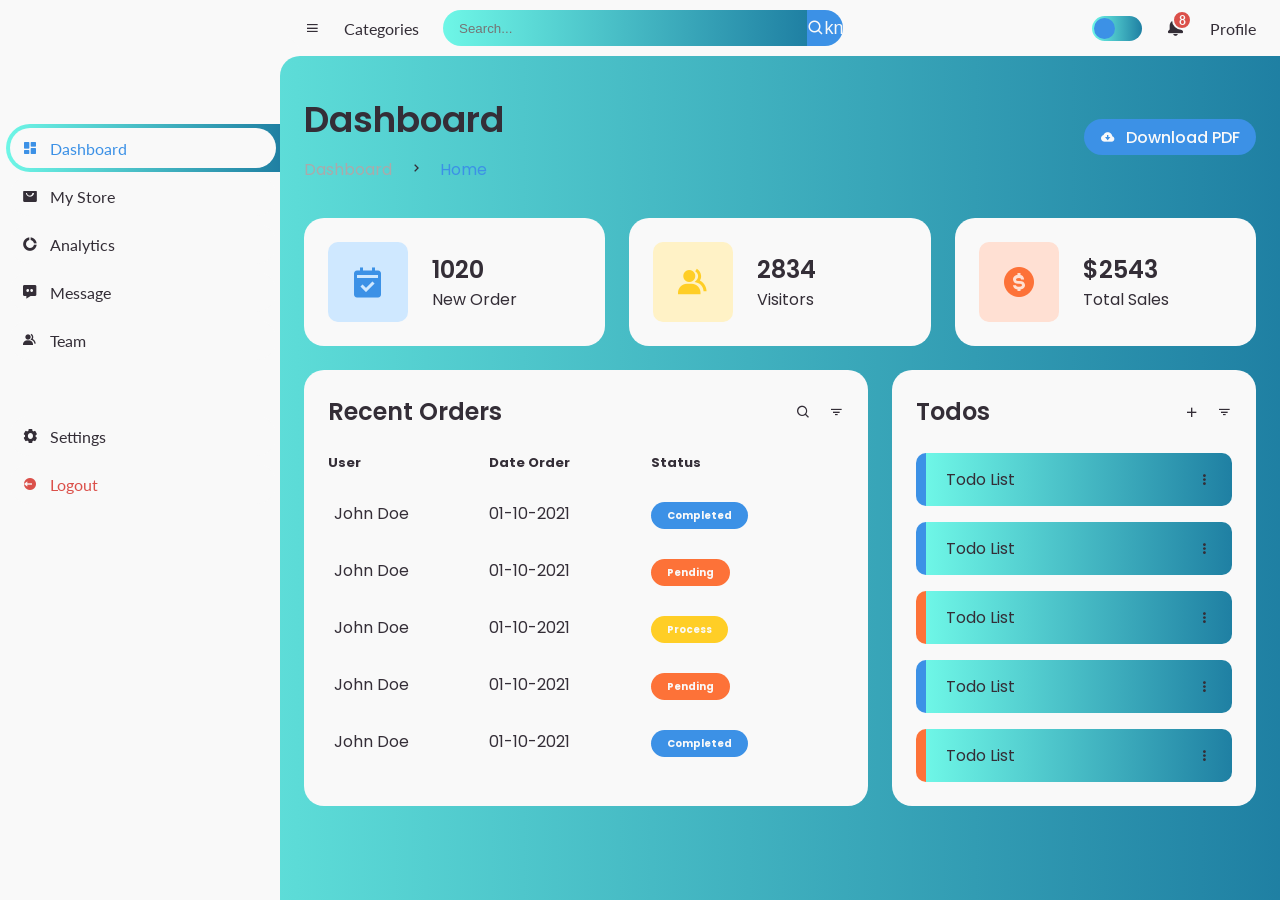
<file: Dashboard/index.html>
<!DOCTYPE html>
<html lang="en">
<head>
	<meta charset="UTF-8">
	<meta name="viewport" content="width=device-width, initial-scale=1.0">

	<!-- Boxicons -->
	<link href='https://unpkg.com/boxicons@2.0.9/css/boxicons.min.css' rel='stylesheet'>
	<!-- My CSS -->
	<link rel="stylesheet" href="style.css">

	<title>AdminHub</title>
</head>
<body>
<div class = "container">

	<!-- SIDEBAR -->
	<section id="sidebar">
		<a href="#" class="brand">
			<span class="text"></span>
		</a>
		<ul class="side-menu top">
			<li class="active">
				<a href="#">
					<i class='bx bxs-dashboard' ></i>
					<span class="text">Dashboard</span>
				</a>
			</li>
			<li>
				<a href="#">
					<i class='bx bxs-shopping-bag-alt' ></i>
					<span class="text">My Store</span>
				</a>
			</li>
			<li>
				<a href="#">
					<i class='bx bxs-doughnut-chart' ></i>
					<span class="text">Analytics</span>
				</a>
			</li>
			<li>
				<a href="#">
					<i class='bx bxs-message-dots' ></i>
					<span class="text">Message</span>
				</a>
			</li>
			<li>
				<a href="#">
					<i class='bx bxs-group' ></i>
					<span class="text">Team</span>
				</a>
			</li>
		</ul>
		<ul class="side-menu">
			<li>
				<a href="#">
					<i class='bx bxs-cog' ></i>
					<span class="text">Settings</span>
				</a>
			</li>
			<li>
				<a href="#" class="logout">
					<i class='bx bxs-log-out-circle' ></i>
					<span class="text">Logout</span>
				</a>
			</li>
		</ul>
	</section>
	<!-- SIDEBAR -->



	<!-- CONTENT -->
	<section id="content">
		<!-- NAVBAR -->
		<nav>
			<i class='bx bx-menu' ></i>
			<a href="#" class="nav-link">Categories</a>
			<form action="#">
				<div class="form-input">
					<input type="search" placeholder="Search...">
					<button type="submit" class="search-btn"><i class='bx bx-search' ></i>kn</button>
				</div>
			</form>
			<input type="checkbox" id="switch-mode" hidden>
			<label for="switch-mode" class="switch-mode"></label>
			<a href="#" class="notification">
				<i class='bx bxs-bell' ></i>
				<span class="num">8</span>
			</a>
			<a href="#" class="profile">Profile	
			</a>
		</nav>
		<!-- NAVBAR -->

		<!-- MAIN -->
		<main>
			<div class="head-title">
				<div class="left">
					<h1>Dashboard</h1>
					<ul class="breadcrumb">
						<li>
							<a href="#">Dashboard</a>
						</li>
						<li><i class='bx bx-chevron-right' ></i></li>
						<li>
							<a class="active" href="#">Home</a>
						</li>
					</ul>
				</div>
				<a href="#" class="btn-download">
					<i class='bx bxs-cloud-download' ></i>
					<span class="text">Download PDF</span>
				</a>
			</div>

			<ul class="box-info">
				<li>
					<i class='bx bxs-calendar-check' ></i>
					<span class="text">
						<h3>1020</h3>
						<p>New Order</p>
					</span>
				</li>
				<li>
					<i class='bx bxs-group' ></i>
					<span class="text">
						<h3>2834</h3>
						<p>Visitors</p>
					</span>
				</li>
				<li>
					<i class='bx bxs-dollar-circle' ></i>
					<span class="text">
						<h3>$2543</h3>
						<p>Total Sales</p>
					</span>
				</li>
			</ul>


			<div class="table-data">
				<div class="order">
					<div class="head">
						<h3>Recent Orders</h3>
						<i class='bx bx-search' ></i>
						<i class='bx bx-filter' ></i>
					</div>
					<table>
						<thead>
							<tr>
								<th>User</th>
								<th>Date Order</th>
								<th>Status</th>
							</tr>
						</thead>
						<tbody>
							<tr>
								<td>
								
									<p>John Doe</p>
								</td>
								<td>01-10-2021</td>
								<td><span class="status completed">Completed</span></td>
							</tr>
							<tr>
								<td>
									
									<p>John Doe</p>
								</td>
								<td>01-10-2021</td>
								<td><span class="status pending">Pending</span></td>
							</tr>
							<tr>
								<td>
									
									<p>John Doe</p>
								</td>
								<td>01-10-2021</td>
								<td><span class="status process">Process</span></td>
							</tr>
							<tr>
								<td>
									
									<p>John Doe</p>
								</td>
								<td>01-10-2021</td>
								<td><span class="status pending">Pending</span></td>
							</tr>
							<tr>
								<td>
									
									<p>John Doe</p>
								</td>
								<td>01-10-2021</td>
								<td><span class="status completed">Completed</span></td>
							</tr>
						</tbody>
					</table>
				</div>
				<div class="todo">
					<div class="head">
						<h3>Todos</h3>
						<i class='bx bx-plus' ></i>
						<i class='bx bx-filter' ></i>
					</div>
					<ul class="todo-list">
						<li class="completed">
							<p>Todo List</p>
							<i class='bx bx-dots-vertical-rounded' ></i>
						</li>
						<li class="completed">
							<p>Todo List</p>
							<i class='bx bx-dots-vertical-rounded' ></i>
						</li>
						<li class="not-completed">
							<p>Todo List</p>
							<i class='bx bx-dots-vertical-rounded' ></i>
						</li>
						<li class="completed">
							<p>Todo List</p>
							<i class='bx bx-dots-vertical-rounded' ></i>
						</li>
						<li class="not-completed">
							<p>Todo List</p>
							<i class='bx bx-dots-vertical-rounded' ></i>
						</li>
					</ul>
				</div>
			</div>
		</main>
		<!-- MAIN -->
	</section>
	<!-- CONTENT -->
	
</div>
	<script src="script.js"></script>
</body>
</html>
</file>
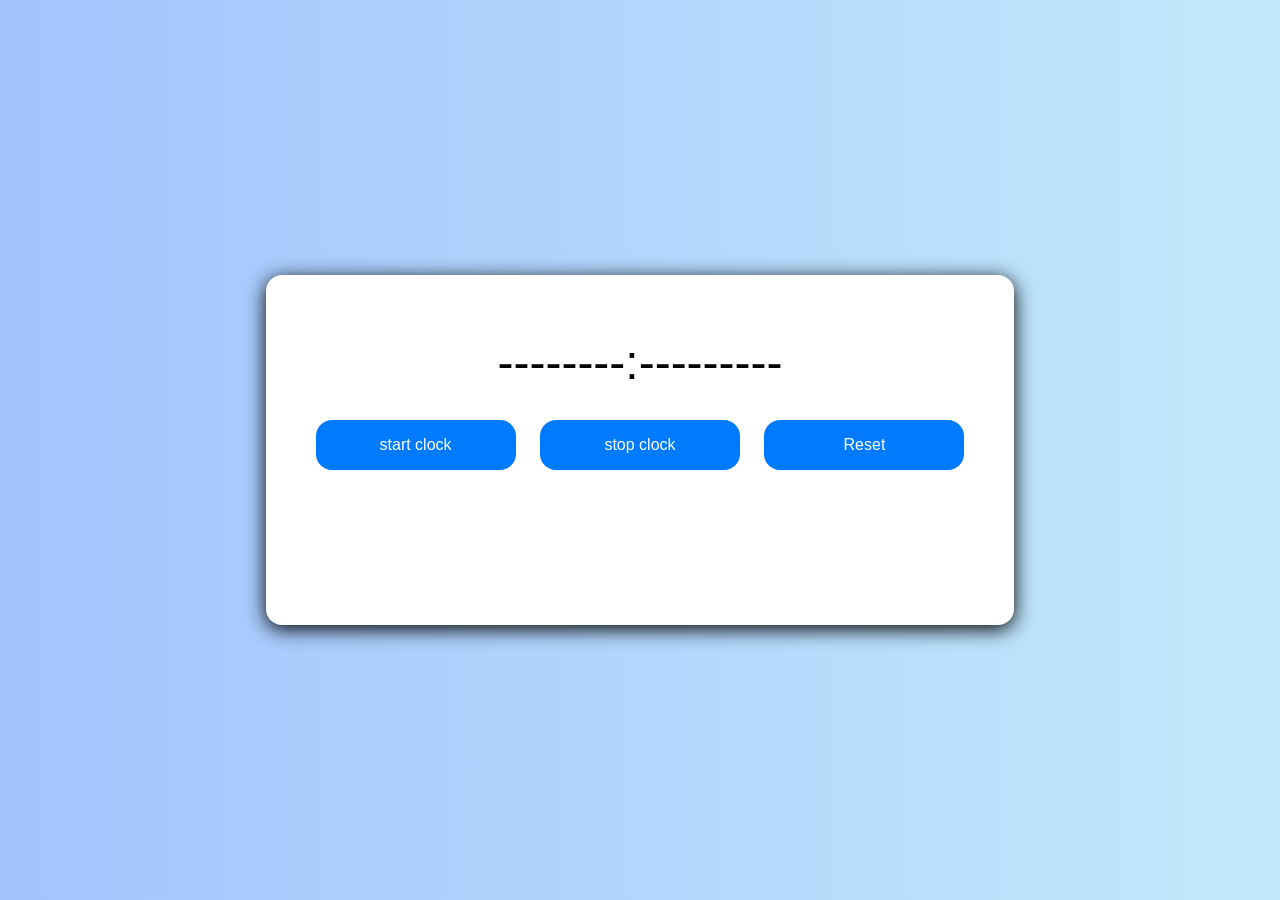
<file: dynamicClock.html>
<html> 
<head> 
<title>Digital Clock</title>
<style>
 body{
 background:linear-gradient(to right,#a1c4fd,#c2e9fb);
font-family:'Segoe UI', sans-serif;
align-items : center;
justify-content:center;
display:flex;
height:100vh;
margin:0;
}
.container{
   background-color:white;
   padding:40px;
   border-radius:1rem; 
   box-shadow: 0 4px 20px rgba(0,0,0.1);
   height:30vh;
  text-align:center;   

}
#clock{
font-size:3rem;
margin:20px 0;

}
.btn{
width:200px;
height:50px;
border:none;
margin:10px;
border-radius:1rem;
background-color:#007bff;
color:white ;
font-size:1rem;
cursor:pointer;

}
.btn:active{
background-color:#0056b3;
}

</style>
</head>
<body>
<div class="container">
<div id ="clock">--------:---------</div>
<input type="submit" class="btn"  onclick="startClock()" value="start clock" />
<input type="submit" class="btn" onclick= "stopClock()" value="stop clock" />
<button type="reset" class="btn"onclick="Reset()" >Reset</button>
</div>
</body>
<script>
 var timer;
let startClock=()=>{
if (!timer){
updateTime();
timer=setInterval(updateTime, 1000);
}
}
let updateTime=()=>{
var now = new Date();
document.getElementById("clock").innerHTML=now.toLocaleTimeString();
}
let Reset = ()=>{
document.getElementById("clock").disabled=false;
}
let stopClock=()=>{
clearInterval(timer);
timer=null;
}
</script>

<html>
</file>
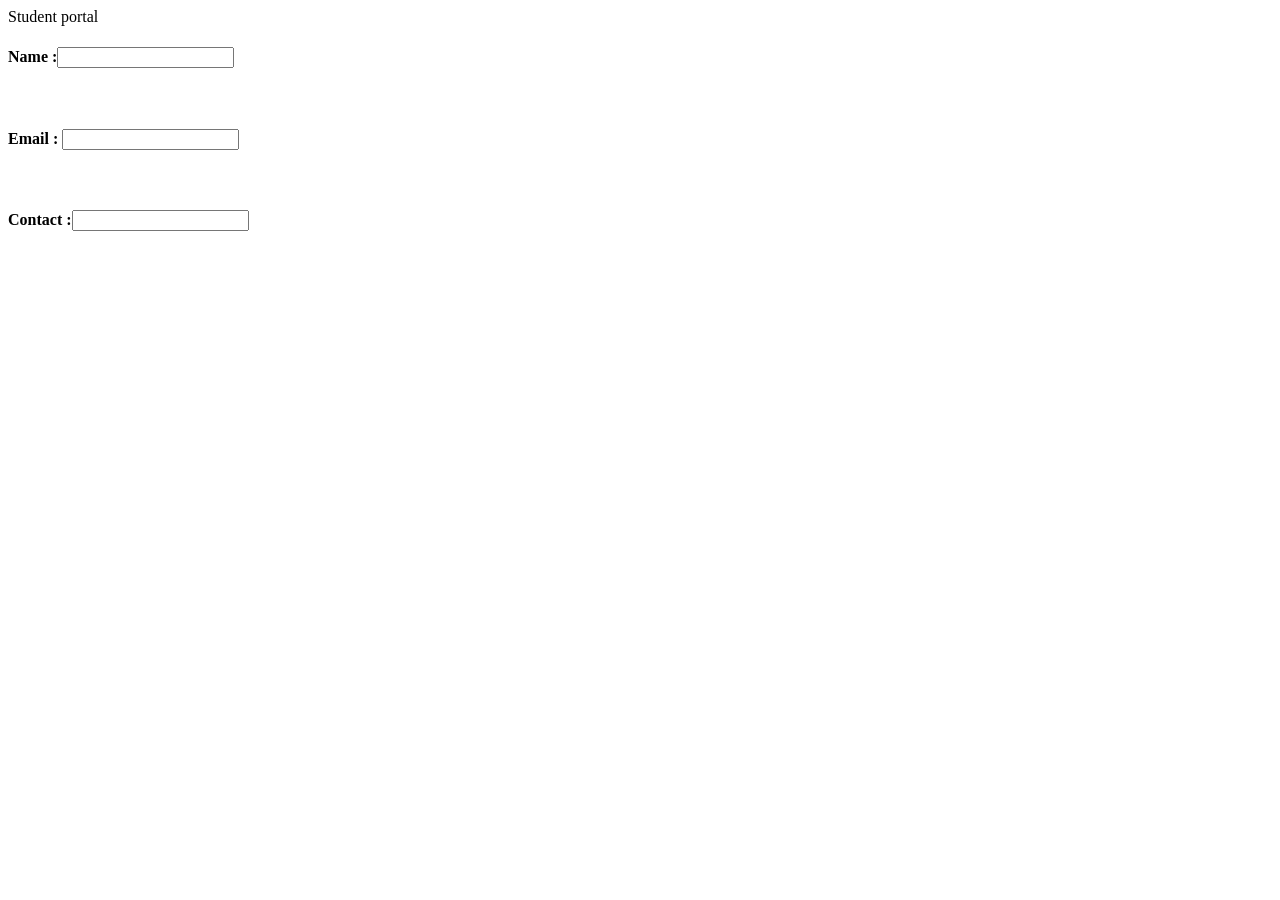
<file: student_login/Employee.html>
<html>
    <head>
        <tytle>Student portal</tytle>
<script type ="text/javascript">
                  email validation;
           </script>
    </head>
    <body><form></form>
        <h4>Name :<input type ="text"/></h4><br>
         <h4>Email : <input type ="text"/></h4><br>
          <h4>Contact :<input type ="text"/></h4> <br>
    </form>
    </body>
</html>
</file>
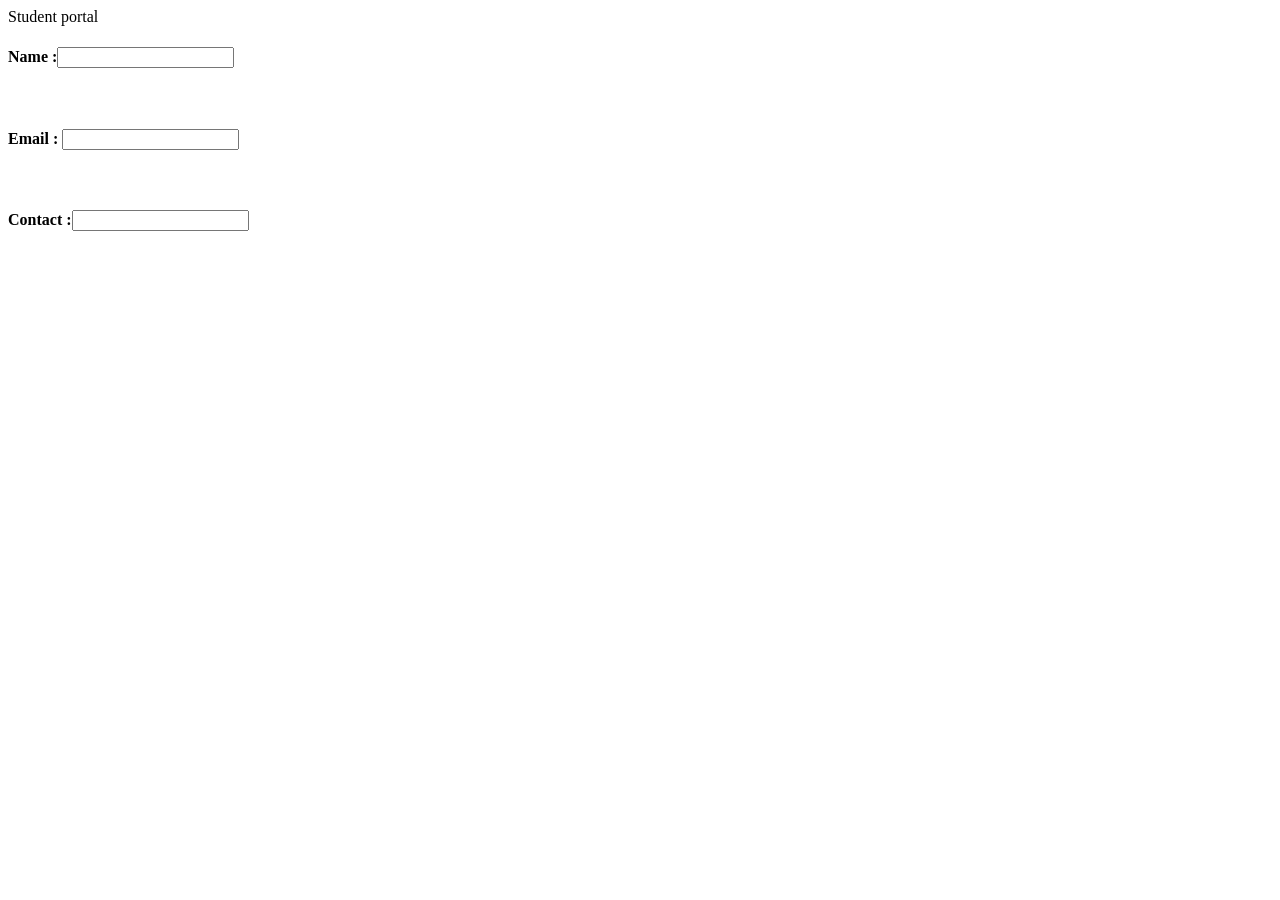
<file: student_login/Student.html>
<html>
    <head>
        <tytle>Student portal</tytle>
        <script type ="text/javascript">
                  email validation;
           </script>
    </head>
    <body><form></form>
        <h4>Name :<input type ="text"/></h4><br>
         <h4>Email : <input type ="text"/></h4><br>
          <h4>Contact :<input type ="text"/></h4> <br>
    </form>
    </body>
</html>
</file>
<file: Dashboard/style.css>
@import url('https://fonts.googleapis.com/css2?family=Lato:wght@400;700&family=Poppins:wght@400;500;600;700&display=swap');

* {
	margin: 0;
	padding: 0;
	box-sizing: border-box;
}

a {
	text-decoration: none;
}

li {
	list-style: none;
}

:root {
	--poppins: 'Poppins', sans-serif;
	--lato: 'Lato', sans-serif;

	--light: #F9F9F9;
	--blue: #3C91E6;
	--light-blue: #CFE8FF;
	--grey:linear-gradient(90deg, hsla(173, 89%, 70%, 1) 0%, hsla(196, 68%, 38%, 1) 100%);
;
	--dark-grey: #AAAAAA;
	--dark: #342E37;
	--red: #DB504A;
	--yellow: #FFCE26;
	--light-yellow: #FFF2C6;
	--orange: #FD7238;
	--light-orange: #FFE0D3;
}

html {
	overflow-x: hidden;
}

body.dark {
	--light: #0C0C1E;
	--grey: #060714;
	--dark: #FBFBFB;
}

body {
	background: var(--grey);
	overflow-x: hidden;
}





/* SIDEBAR */
#sidebar {
	position: fixed;
	top: 0;
	left: 0;
	width: 280px;
	height: 100%;
	background: var(--light);
	z-index: 2000;
	font-family: var(--lato);
	transition: .3s ease;
	overflow-x: hidden;
	scrollbar-width: none;
}
#sidebar::--webkit-scrollbar {
	display: none;
}
#sidebar.hide {
	width: 60px;
}
#sidebar .brand {
	font-size: 24px;
	font-weight: 700;
	height: 56px;
	display: flex;
	align-items: center;
	color: var(--blue);
	position: sticky;
	top: 0;
	left: 0;
	background: var(--light);
	z-index: 500;
	padding-bottom: 20px;
	box-sizing: content-box;
}
#sidebar .brand .bx {
	min-width: 60px;
	display: flex;
	justify-content: center;
}
#sidebar .side-menu {
	width: 100%;
	margin-top: 48px;
}
#sidebar .side-menu li {
	height: 48px;
	background: transparent;
	margin-left: 6px;
	border-radius: 48px 0 0 48px;
	padding: 4px;
}
#sidebar .side-menu li.active {
	background: var(--grey);
	position: relative;
}
#sidebar .side-menu li.active::before {
	content: '';
	position: absolute;
	width: 40px;
	height: 40px;
	border-radius: 50%;
	top: -40px;
	right: 0;
	box-shadow: 20px 20px 0 var(--grey);
	z-index: -1;
}
#sidebar .side-menu li.active::after {
	content: '';
	position: absolute;
	width: 40px;
	height: 40px;
	border-radius: 50%;
	bottom: -40px;
	right: 0;
	box-shadow: 20px -20px 0 var(--grey);
	z-index: -1;
}
#sidebar .side-menu li a {
	width: 100%;
	height: 100%;
	background: var(--light);
	display: flex;
	align-items: center;
	border-radius: 48px;
	font-size: 16px;
	color: var(--dark);
	white-space: nowrap;
	overflow-x: hidden;
}
#sidebar .side-menu.top li.active a {
	color: var(--blue);
}
#sidebar.hide .side-menu li a {
	width: calc(48px - (4px * 2));
	transition: width .3s ease;
}
#sidebar .side-menu li a.logout {
	color: var(--red);
}
#sidebar .side-menu.top li a:hover {
	color: var(--blue);
}
#sidebar .side-menu li a .bx {
	min-width: calc(60px  - ((4px + 6px) * 2));
	display: flex;
	justify-content: center;
}
/* SIDEBAR */





/* CONTENT */
#content {
	position: relative;
	width: calc(100% - 280px);
	left: 280px;
	transition: .3s ease;
}
#sidebar.hide ~ #content {
	width: calc(100% - 60px);
	left: 60px;
}




/* NAVBAR */
#content nav {
	height: 56px;
	background: var(--light);
	padding: 0 24px;
	display: flex;
	align-items: center;
	grid-gap: 24px;
	font-family: var(--lato);
	position: sticky;
	top: 0;
	left: 0;
	z-index: 1000;
}
#content nav::before {
	content: '';
	position: absolute;
	width: 40px;
	height: 40px;
	bottom: -40px;
	left: 0;
	border-radius: 50%;
	box-shadow: -20px -20px 0 var(--light);
}
#content nav a {
	color: var(--dark);
}
#content nav .bx.bx-menu {
	cursor: pointer;
	color: var(--dark);
}
#content nav .nav-link {
	font-size: 16px;
	transition: .3s ease;
}
#content nav .nav-link:hover {
	color: var(--blue);
}
#content nav form {
	max-width: 400px;
	width: 100%;
	margin-right: auto;
}
#content nav form .form-input {
	display: flex;
	align-items: center;
	height: 36px;
}
#content nav form .form-input input {
	flex-grow: 1;
	padding: 0 16px;
	height: 100%;
	border: none;
	background: var(--grey);
	border-radius: 36px 0 0 36px;
	outline: none;
	width: 100%;
	color: var(--dark);
}
#content nav form .form-input button {
	width: 36px;
	height: 100%;
	display: flex;
	justify-content: center;
	align-items: center;
	background: var(--blue);
	color: var(--light);
	font-size: 18px;
	border: none;
	outline: none;
	border-radius: 0 36px 36px 0;
	cursor: pointer;
}
#content nav .notification {
	font-size: 20px;
	position: relative;
}
#content nav .notification .num {
	position: absolute;
	top: -6px;
	right: -6px;
	width: 20px;
	height: 20px;
	border-radius: 50%;
	border: 2px solid var(--light);
	background: var(--red);
	color: var(--light);
	font-weight: 700;
	font-size: 12px;
	display: flex;
	justify-content: center;
	align-items: center;
}
#content nav .profile img {
	width: 36px;
	height: 36px;
	object-fit: cover;
	border-radius: 50%;
}
#content nav .switch-mode {
	display: block;
	min-width: 50px;
	height: 25px;
	border-radius: 25px;
	background: var(--grey);
	cursor: pointer;
	position: relative;
}
#content nav .switch-mode::before {
	content: '';
	position: absolute;
	top: 2px;
	left: 2px;
	bottom: 2px;
	width: calc(25px - 4px);
	background: var(--blue);
	border-radius: 50%;
	transition: all .3s ease;
}
#content nav #switch-mode:checked + .switch-mode::before {
	left: calc(100% - (25px - 4px) - 2px);
}
/* NAVBAR */





/* MAIN */
#content main {
	width: 100%;
	padding: 36px 24px;
	font-family: var(--poppins);
	max-height: calc(100vh - 56px);
	overflow-y: auto;
}
#content main .head-title {
	display: flex;
	align-items: center;
	justify-content: space-between;
	grid-gap: 16px;
	flex-wrap: wrap;
}
#content main .head-title .left h1 {
	font-size: 36px;
	font-weight: 600;
	margin-bottom: 10px;
	color: var(--dark);
}
#content main .head-title .left .breadcrumb {
	display: flex;
	align-items: center;
	grid-gap: 16px;
}
#content main .head-title .left .breadcrumb li {
	color: var(--dark);
}
#content main .head-title .left .breadcrumb li a {
	color: var(--dark-grey);
	pointer-events: none;
}
#content main .head-title .left .breadcrumb li a.active {
	color: var(--blue);
	pointer-events: unset;
}
#content main .head-title .btn-download {
	height: 36px;
	padding: 0 16px;
	border-radius: 36px;
	background: var(--blue);
	color: var(--light);
	display: flex;
	justify-content: center;
	align-items: center;
	grid-gap: 10px;
	font-weight: 500;
}




#content main .box-info {
	display: grid;
	grid-template-columns: repeat(auto-fit, minmax(240px, 1fr));
	grid-gap: 24px;
	margin-top: 36px;
}
#content main .box-info li {
	padding: 24px;
	background: var(--light);
	border-radius: 20px;
	display: flex;
	align-items: center;
	grid-gap: 24px;
}
#content main .box-info li .bx {
	width: 80px;
	height: 80px;
	border-radius: 10px;
	font-size: 36px;
	display: flex;
	justify-content: center;
	align-items: center;
}
#content main .box-info li:nth-child(1) .bx {
	background: var(--light-blue);
	color: var(--blue);
}
#content main .box-info li:nth-child(2) .bx {
	background: var(--light-yellow);
	color: var(--yellow);
}
#content main .box-info li:nth-child(3) .bx {
	background: var(--light-orange);
	color: var(--orange);
}
#content main .box-info li .text h3 {
	font-size: 24px;
	font-weight: 600;
	color: var(--dark);
}
#content main .box-info li .text p {
	color: var(--dark);	
}





#content main .table-data {
	display: flex;
	flex-wrap: wrap;
	grid-gap: 24px;
	margin-top: 24px;
	width: 100%;
	color: var(--dark);
}
#content main .table-data > div {
	border-radius: 20px;
	background: var(--light);
	padding: 24px;
	overflow-x: auto;
}
#content main .table-data .head {
	display: flex;
	align-items: center;
	grid-gap: 16px;
	margin-bottom: 24px;
}
#content main .table-data .head h3 {
	margin-right: auto;
	font-size: 24px;
	font-weight: 600;
}
#content main .table-data .head .bx {
	cursor: pointer;
}

#content main .table-data .order {
	flex-grow: 1;
	flex-basis: 500px;
}
#content main .table-data .order table {
	width: 100%;
	border-collapse: collapse;
}
#content main .table-data .order table th {
	padding-bottom: 12px;
	font-size: 13px;
	text-align: left;
	border-bottom: 1px solid var(--grey);
}
#content main .table-data .order table td {
	padding: 16px 0;
}
#content main .table-data .order table tr td:first-child {
	display: flex;
	align-items: center;
	grid-gap: 12px;
	padding-left: 6px;
}
#content main .table-data .order table td img {
	width: 36px;
	height: 36px;
	border-radius: 50%;
	object-fit: cover;
}
#content main .table-data .order table tbody tr:hover {
	background: var(--grey);
}
#content main .table-data .order table tr td .status {
	font-size: 10px;
	padding: 6px 16px;
	color: var(--light);
	border-radius: 20px;
	font-weight: 700;
}
#content main .table-data .order table tr td .status.completed {
	background: var(--blue);
}
#content main .table-data .order table tr td .status.process {
	background: var(--yellow);
}
#content main .table-data .order table tr td .status.pending {
	background: var(--orange);
}


#content main .table-data .todo {
	flex-grow: 1;
	flex-basis: 300px;
}
#content main .table-data .todo .todo-list {
	width: 100%;
}
#content main .table-data .todo .todo-list li {
	width: 100%;
	margin-bottom: 16px;
	background: var(--grey);
	border-radius: 10px;
	padding: 14px 20px;
	display: flex;
	justify-content: space-between;
	align-items: center;
}
#content main .table-data .todo .todo-list li .bx {
	cursor: pointer;
}
#content main .table-data .todo .todo-list li.completed {
	border-left: 10px solid var(--blue);
}
#content main .table-data .todo .todo-list li.not-completed {
	border-left: 10px solid var(--orange);
}
#content main .table-data .todo .todo-list li:last-child {
	margin-bottom: 0;
}
/* MAIN */
/* CONTENT */









@media screen and (max-width: 768px) {
	#sidebar {
		width: 200px;
	}

	#content {
		width: calc(100% - 60px);
		left: 200px;
	}

	#content nav .nav-link {
		display: none;
	}
}






@media screen and (max-width: 576px) {
	#content nav form .form-input input {
		display: none;
	}

	#content nav form .form-input button {
		width: auto;
		height: auto;
		background: transparent;
		border-radius: none;
		color: var(--dark);
	}

	#content nav form.show .form-input input {
		display: block;
		width: 100%;
	}
	#content nav form.show .form-input button {
		width: 36px;
		height: 100%;
		border-radius: 0 36px 36px 0;
		color: var(--light);
		background: var(--red);
	}

	#content nav form.show ~ .notification,
	#content nav form.show ~ .profile {
		display: none;
	}

	#content main .box-info {
		grid-template-columns: 1fr;
	}

	#content main .table-data .head {
		min-width: 420px;
	}
	#content main .table-data .order table {
		min-width: 420px;
	}
	#content main .table-data .todo .todo-list {
		min-width: 420px;
	}
}
.navbar{
    background-color:#3C91E6;
	padding:20px;
}
</file>
